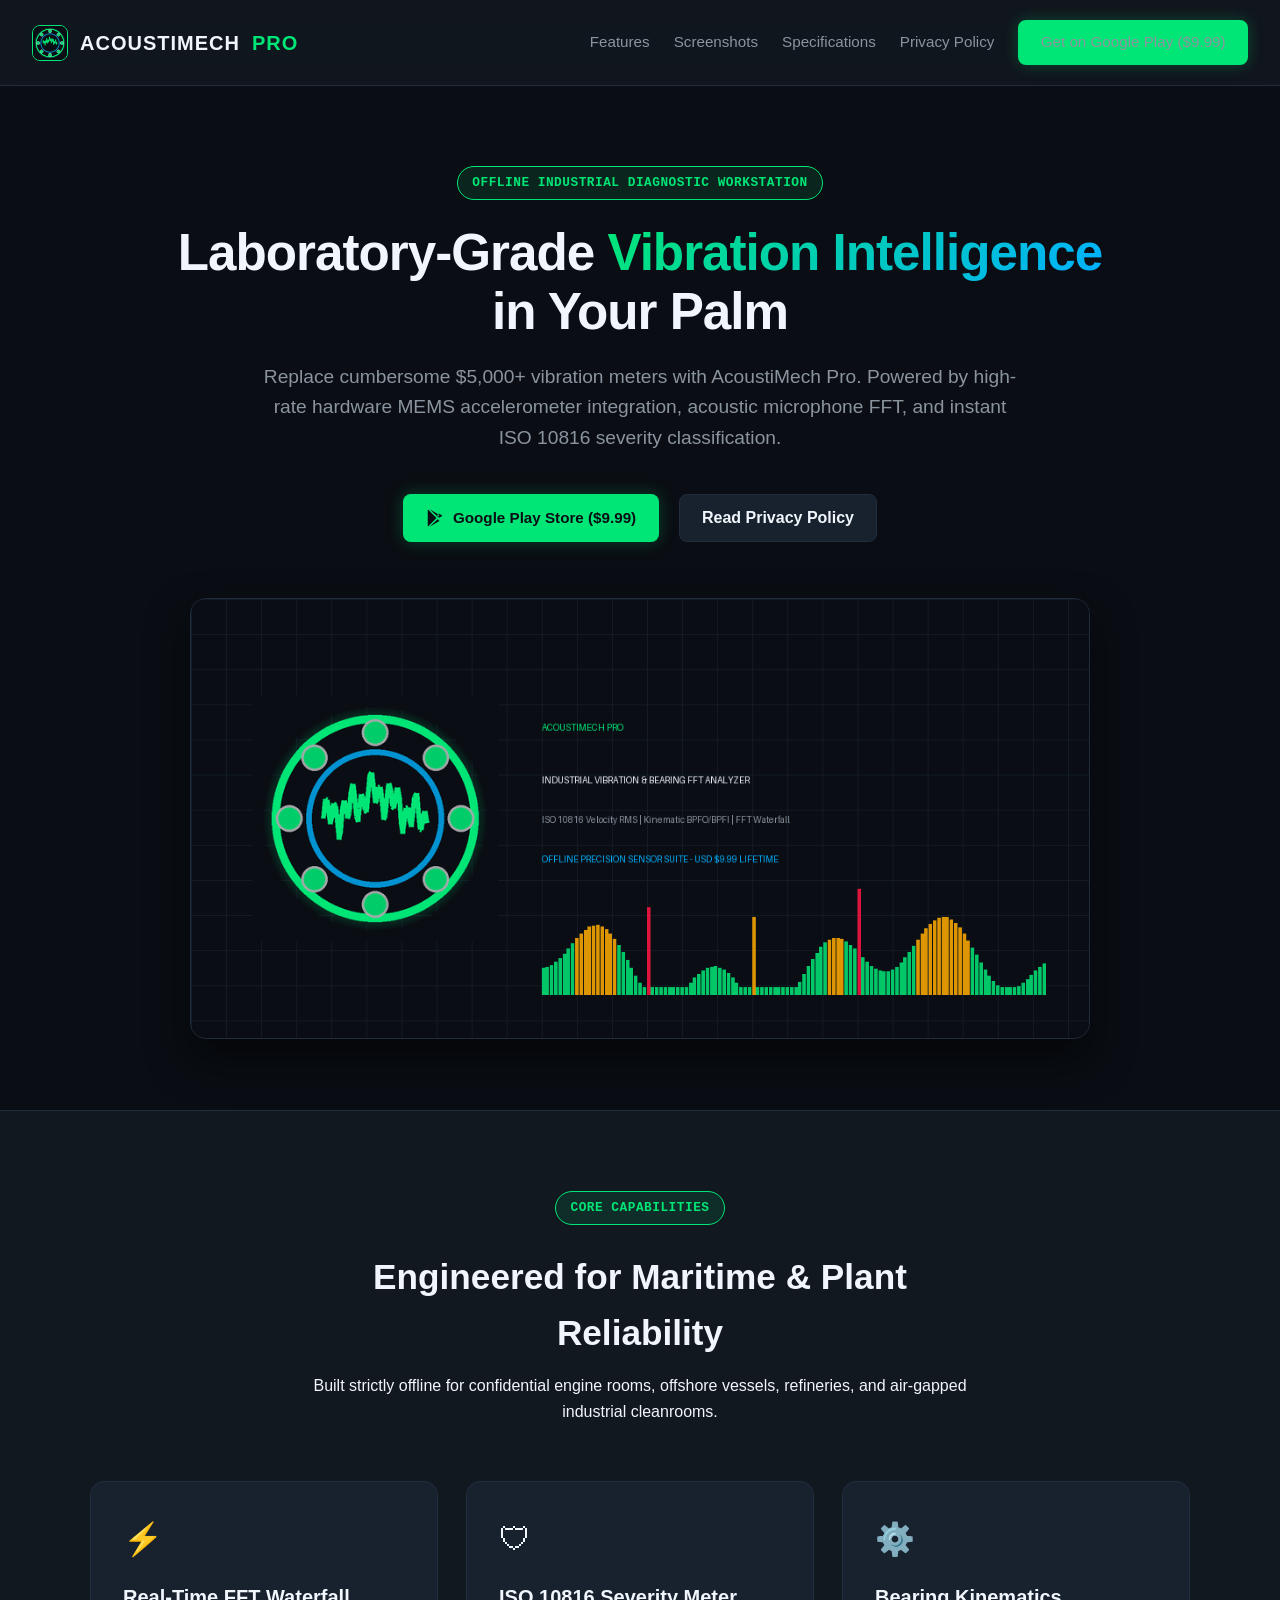
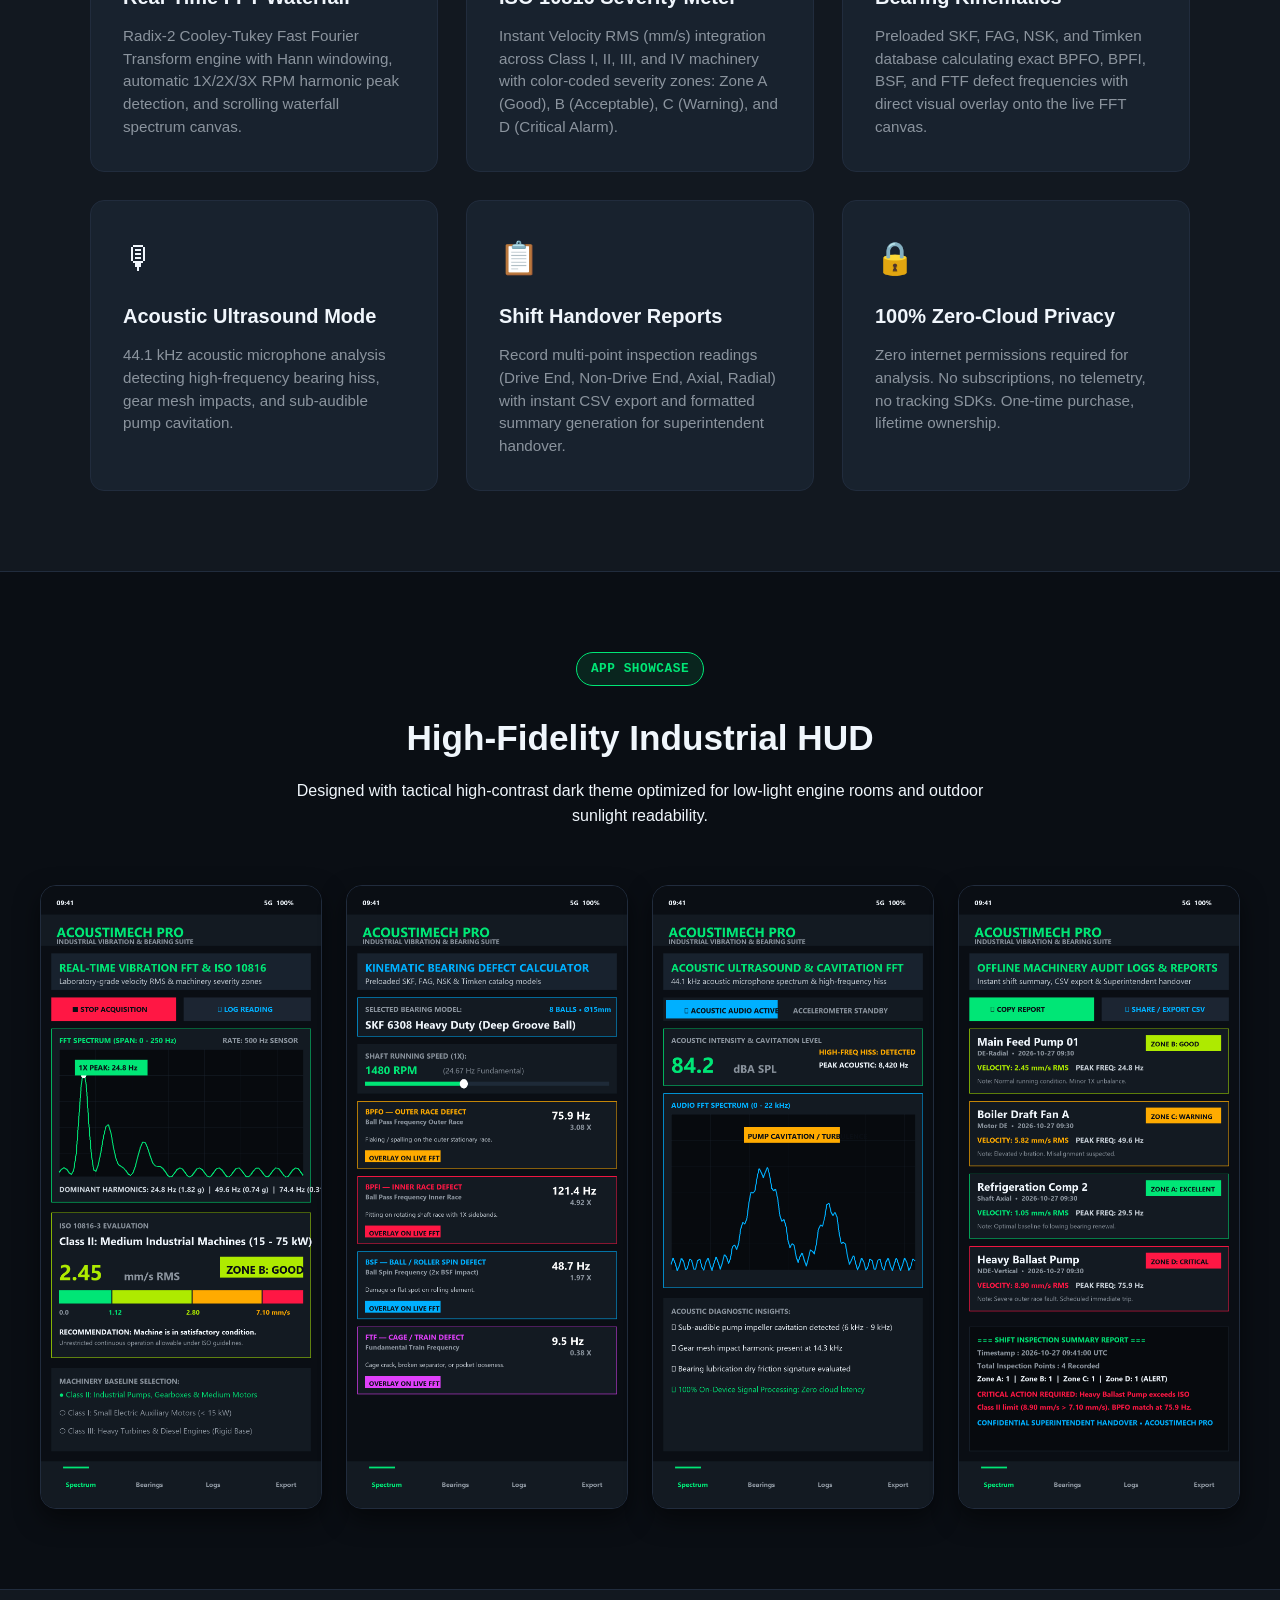
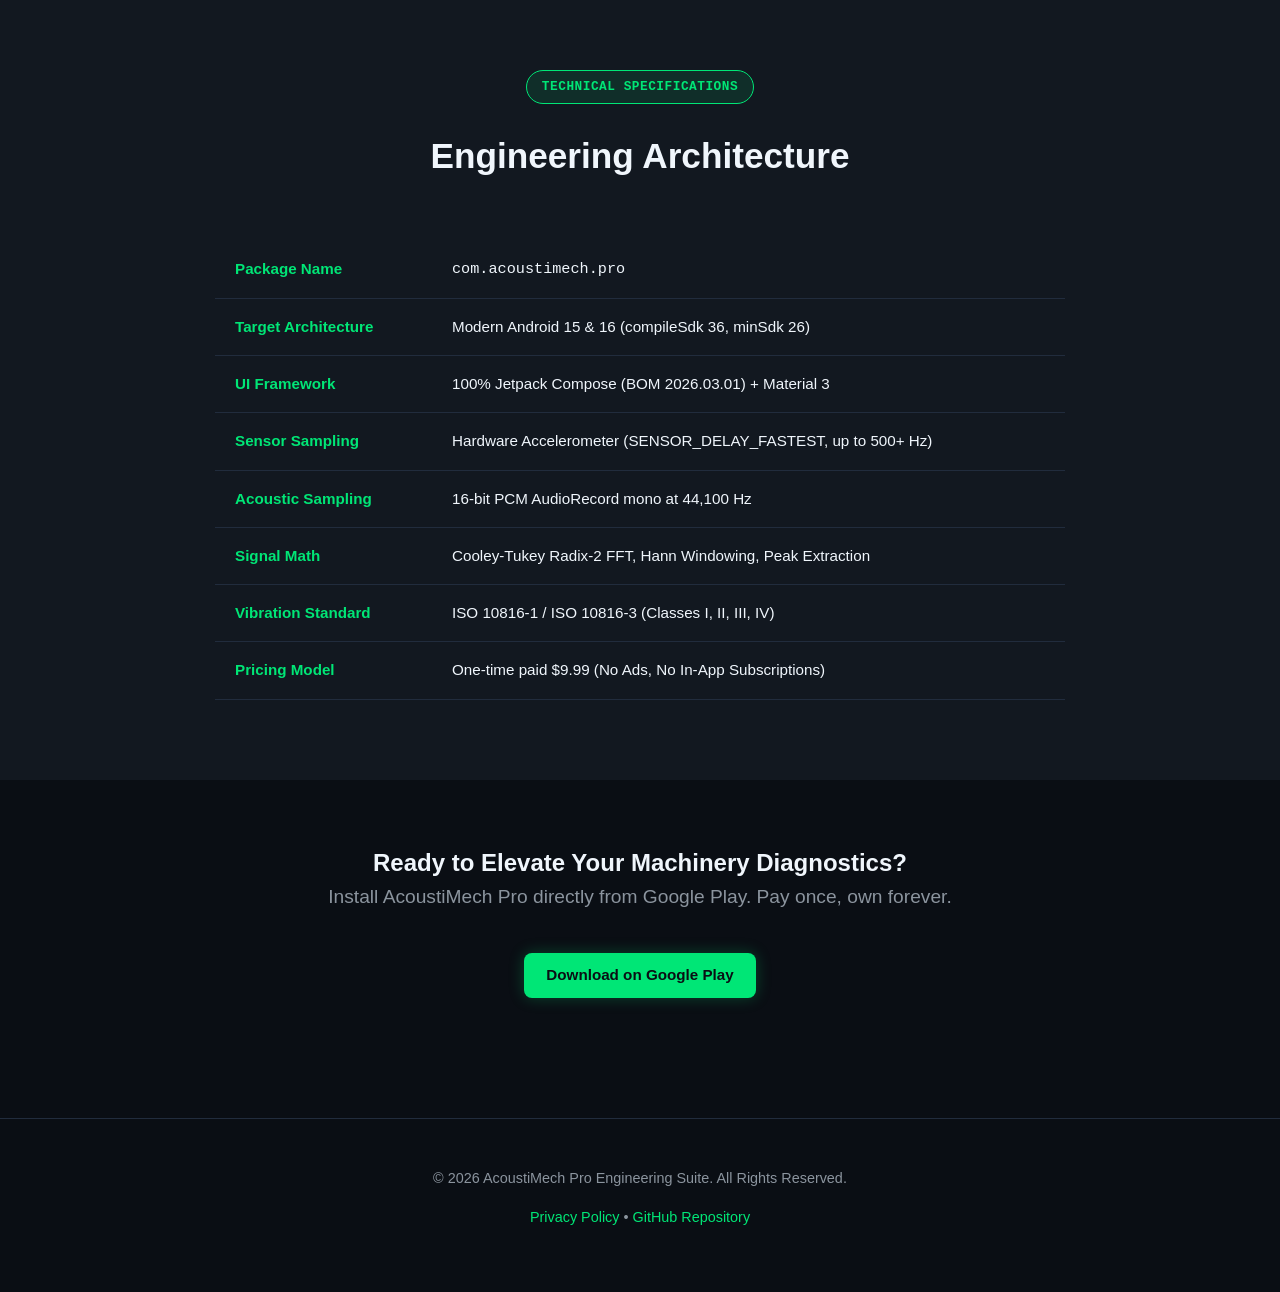
<file: index.html>
<!DOCTYPE html>
<html lang="en">
<head>
  <meta charset="UTF-8">
  <meta name="viewport" content="width=device-width, initial-scale=1.0">
  <title>AcoustiMech Pro — Industrial Vibration & Bearing Diagnostic Suite</title>
  <meta name="description" content="Professional offline vibration analyzer, ISO 10816 severity meter & kinematic bearing defect frequency calculator for Android.">
  <link rel="stylesheet" href="style.css">
  <link rel="icon" type="image/png" href="assets/icon_512.png">
</head>
<body>

  <!-- Navigation -->
  <header class="navbar">
    <a href="#" class="nav-brand">
      <img src="assets/icon_512.png" alt="AcoustiMech Pro Icon">
      ACOUSTIMECH <span>PRO</span>
    </a>
    <nav class="nav-links">
      <a href="#features">Features</a>
      <a href="#screenshots">Screenshots</a>
      <a href="#specs">Specifications</a>
      <a href="privacy.html">Privacy Policy</a>
      <a href="#download" class="btn-primary">Get on Google Play ($9.99)</a>
    </nav>
  </header>

  <!-- Hero Section -->
  <main>
    <section class="hero">
      <div class="badge">OFFLINE INDUSTRIAL DIAGNOSTIC WORKSTATION</div>
      <h1>Laboratory-Grade <span>Vibration Intelligence</span> in Your Palm</h1>
      <p>
        Replace cumbersome $5,000+ vibration meters with AcoustiMech Pro. Powered by high-rate hardware MEMS accelerometer integration, acoustic microphone FFT, and instant ISO 10816 severity classification.
      </p>
      
      <div class="hero-actions">
        <a href="#download" class="btn-primary">
          <svg width="20" height="20" viewBox="0 0 24 24" fill="currentColor"><path d="M3.609 1.814L13.792 12 3.61 22.186c-.193-.11-.31-.322-.31-.56V2.374c0-.238.117-.45.31-.56zM15.207 13.414l2.193 2.193-11.83 6.786 9.637-8.979zm0-2.828L5.57 1.607l11.83 6.786-2.193 2.193zm1.414 1.414l3.535-2.028c.677-.388.677-1.026 0-1.414l-3.535-2.028-2.121 2.121 2.121 2.121v.228z"/></svg>
          Google Play Store ($9.99)
        </a>
        <a href="privacy.html" class="btn-secondary">Read Privacy Policy</a>
      </div>

      <img src="assets/feature_graphic.png" alt="AcoustiMech Pro Feature Graphic" class="hero-banner">
    </section>

    <!-- Key Features -->
    <section id="features" class="features-section">
      <div class="section-header">
        <div class="badge">CORE CAPABILITIES</div>
        <h2>Engineered for Maritime & Plant Reliability</h2>
        <p>Built strictly offline for confidential engine rooms, offshore vessels, refineries, and air-gapped industrial cleanrooms.</p>
      </div>

      <div class="grid">
        <div class="card">
          <div class="card-icon">⚡</div>
          <h3>Real-Time FFT Waterfall</h3>
          <p>Radix-2 Cooley-Tukey Fast Fourier Transform engine with Hann windowing, automatic 1X/2X/3X RPM harmonic peak detection, and scrolling waterfall spectrum canvas.</p>
        </div>

        <div class="card">
          <div class="card-icon">🛡</div>
          <h3>ISO 10816 Severity Meter</h3>
          <p>Instant Velocity RMS (mm/s) integration across Class I, II, III, and IV machinery with color-coded severity zones: Zone A (Good), B (Acceptable), C (Warning), and D (Critical Alarm).</p>
        </div>

        <div class="card">
          <div class="card-icon">⚙️</div>
          <h3>Bearing Kinematics</h3>
          <p>Preloaded SKF, FAG, NSK, and Timken database calculating exact BPFO, BPFI, BSF, and FTF defect frequencies with direct visual overlay onto the live FFT canvas.</p>
        </div>

        <div class="card">
          <div class="card-icon">🎙</div>
          <h3>Acoustic Ultrasound Mode</h3>
          <p>44.1 kHz acoustic microphone analysis detecting high-frequency bearing hiss, gear mesh impacts, and sub-audible pump cavitation.</p>
        </div>

        <div class="card">
          <div class="card-icon">📋</div>
          <h3>Shift Handover Reports</h3>
          <p>Record multi-point inspection readings (Drive End, Non-Drive End, Axial, Radial) with instant CSV export and formatted summary generation for superintendent handover.</p>
        </div>

        <div class="card">
          <div class="card-icon">🔒</div>
          <h3>100% Zero-Cloud Privacy</h3>
          <p>Zero internet permissions required for analysis. No subscriptions, no telemetry, no tracking SDKs. One-time purchase, lifetime ownership.</p>
        </div>
      </div>
    </section>

    <!-- Screenshots Showcase -->
    <section id="screenshots" class="screenshots-section">
      <div class="section-header">
        <div class="badge">APP SHOWCASE</div>
        <h2>High-Fidelity Industrial HUD</h2>
        <p>Designed with tactical high-contrast dark theme optimized for low-light engine rooms and outdoor sunlight readability.</p>
      </div>

      <div class="screenshots-grid">
        <div class="screenshot-item">
          <img src="assets/01_Live_Vibration_FFT.png" alt="Live Vibration FFT Spectrum Screenshot">
        </div>
        <div class="screenshot-item">
          <img src="assets/02_Bearing_Defect_Kinematics.png" alt="Kinematic Bearing Defect Calculator Screenshot">
        </div>
        <div class="screenshot-item">
          <img src="assets/03_Acoustic_Ultrasound_Mode.png" alt="Acoustic Ultrasound Mode Screenshot">
        </div>
        <div class="screenshot-item">
          <img src="assets/04_Machinery_Audit_Report.png" alt="Machinery Audit Report Screenshot">
        </div>
      </div>
    </section>

    <!-- Technical Specifications -->
    <section id="specs" class="specs-section">
      <div class="section-header">
        <div class="badge">TECHNICAL SPECIFICATIONS</div>
        <h2>Engineering Architecture</h2>
      </div>

      <table class="specs-table">
        <tbody>
          <tr>
            <td>Package Name</td>
            <td><code>com.acoustimech.pro</code></td>
          </tr>
          <tr>
            <td>Target Architecture</td>
            <td>Modern Android 15 & 16 (compileSdk 36, minSdk 26)</td>
          </tr>
          <tr>
            <td>UI Framework</td>
            <td>100% Jetpack Compose (BOM 2026.03.01) + Material 3</td>
          </tr>
          <tr>
            <td>Sensor Sampling</td>
            <td>Hardware Accelerometer (SENSOR_DELAY_FASTEST, up to 500+ Hz)</td>
          </tr>
          <tr>
            <td>Acoustic Sampling</td>
            <td>16-bit PCM AudioRecord mono at 44,100 Hz</td>
          </tr>
          <tr>
            <td>Signal Math</td>
            <td>Cooley-Tukey Radix-2 FFT, Hann Windowing, Peak Extraction</td>
          </tr>
          <tr>
            <td>Vibration Standard</td>
            <td>ISO 10816-1 / ISO 10816-3 (Classes I, II, III, IV)</td>
          </tr>
          <tr>
            <td>Pricing Model</td>
            <td>One-time paid $9.99 (No Ads, No In-App Subscriptions)</td>
          </tr>
        </tbody>
      </table>
    </section>

    <!-- Download Call to Action -->
    <section id="download" class="hero" style="padding: 4rem 2rem;">
      <h2>Ready to Elevate Your Machinery Diagnostics?</h2>
      <p>Install AcoustiMech Pro directly from Google Play. Pay once, own forever.</p>
      <div class="hero-actions">
        <a href="https://play.google.com/store/apps/details?id=com.acoustimech.pro" class="btn-primary" target="_blank" rel="noopener">
          Download on Google Play
        </a>
      </div>
    </section>
  </main>

  <!-- Footer -->
  <footer>
    <p>&copy; 2026 AcoustiMech Pro Engineering Suite. All Rights Reserved.</p>
    <p>
      <a href="privacy.html">Privacy Policy</a> • 
      <a href="https://github.com" target="_blank" rel="noopener">GitHub Repository</a>
    </p>
  </footer>

</body>
</html>
</file>
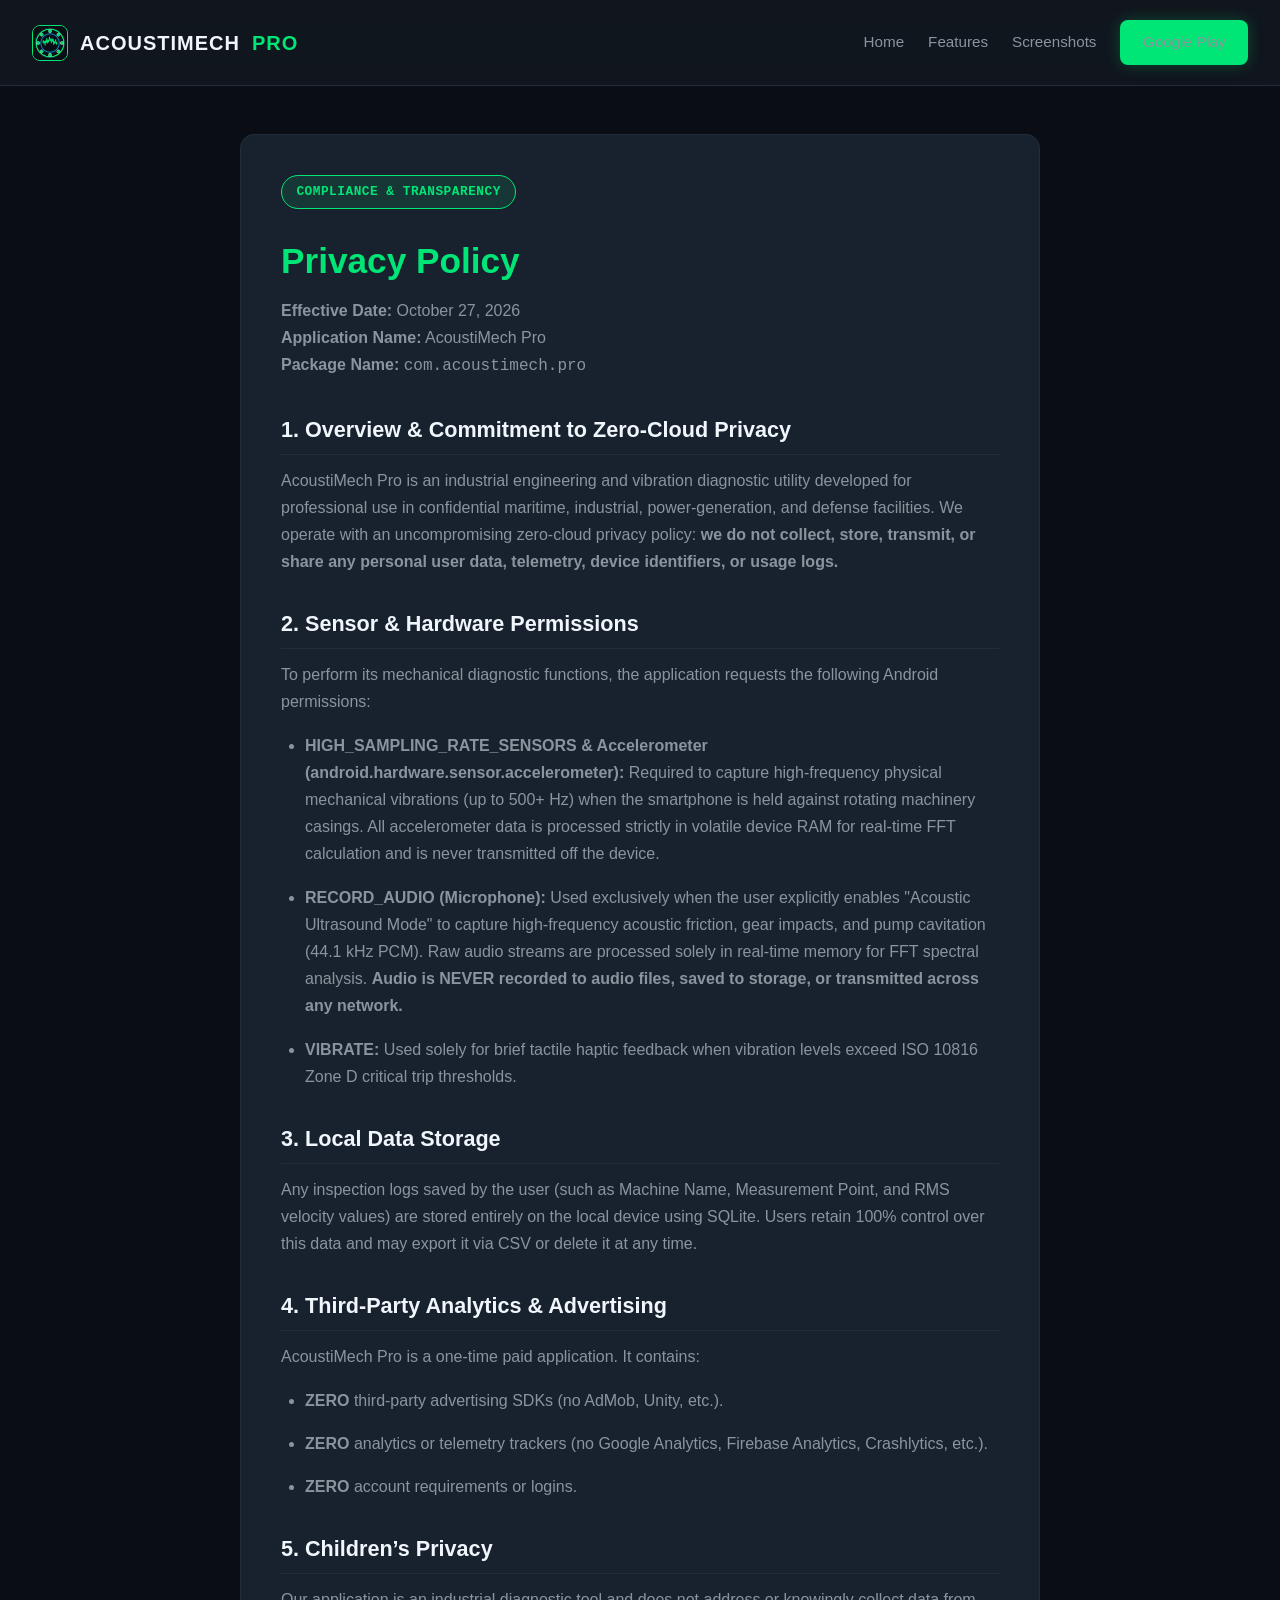
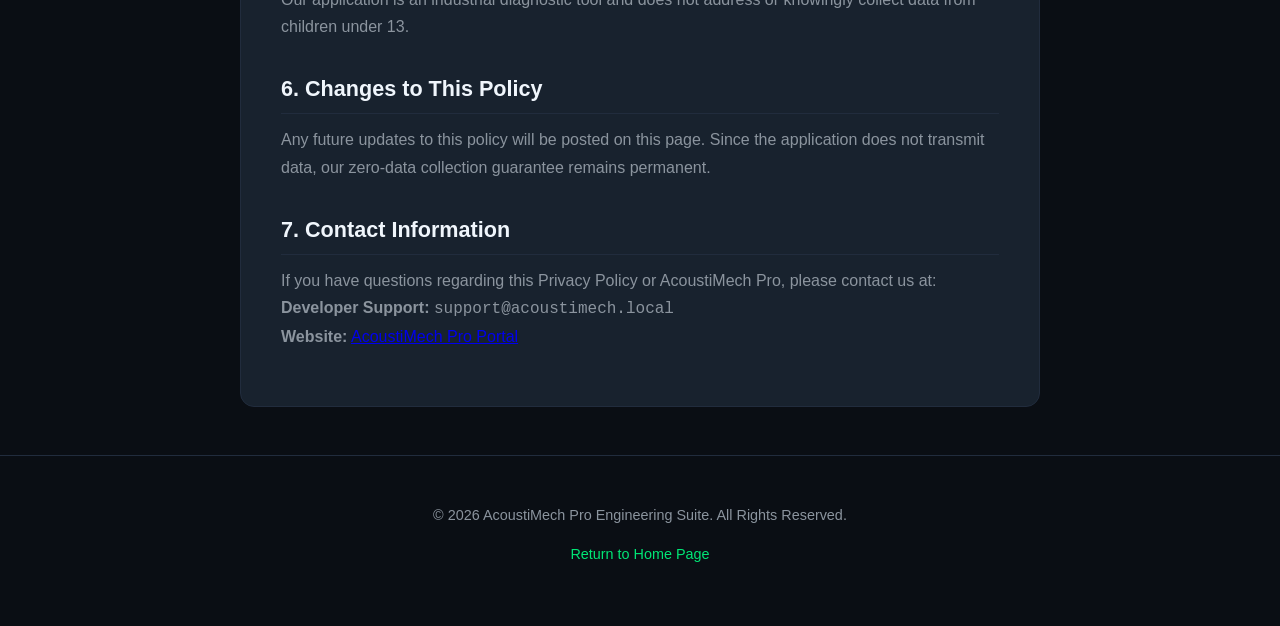
<file: privacy.html>
<!DOCTYPE html>
<html lang="en">
<head>
  <meta charset="UTF-8">
  <meta name="viewport" content="width=device-width, initial-scale=1.0">
  <title>Privacy Policy - AcoustiMech Pro</title>
  <meta name="description" content="Official Privacy Policy for AcoustiMech Pro Android application.">
  <link rel="stylesheet" href="style.css">
  <link rel="icon" type="image/png" href="assets/icon_512.png">
  <style>
    .privacy-content {
      max-width: 800px;
      margin: 3rem auto;
      padding: 2.5rem;
      background: var(--surface-card);
      border: 1px solid var(--border-color);
      border-radius: 14px;
    }
    .privacy-content h1 {
      font-size: 2.2rem;
      color: var(--primary);
      margin-bottom: 0.5rem;
    }
    .privacy-content h2 {
      font-size: 1.35rem;
      margin-top: 2rem;
      margin-bottom: 0.75rem;
      border-bottom: 1px solid var(--border-color);
      padding-bottom: 0.4rem;
      color: var(--text-main);
    }
    .privacy-content p, .privacy-content li {
      color: var(--text-muted);
      font-size: 1rem;
      line-height: 1.7;
      margin-bottom: 1rem;
    }
    .privacy-content ul {
      padding-left: 1.5rem;
      margin-bottom: 1.5rem;
    }
  </style>
</head>
<body>

  <!-- Navigation -->
  <header class="navbar">
    <a href="index.html" class="nav-brand">
      <img src="assets/icon_512.png" alt="AcoustiMech Pro Icon">
      ACOUSTIMECH <span>PRO</span>
    </a>
    <nav class="nav-links">
      <a href="index.html">Home</a>
      <a href="index.html#features">Features</a>
      <a href="index.html#screenshots">Screenshots</a>
      <a href="index.html#download" class="btn-primary">Google Play</a>
    </nav>
  </header>

  <main class="privacy-content">
    <div class="badge">COMPLIANCE & TRANSPARENCY</div>
    <h1>Privacy Policy</h1>
    <p><strong>Effective Date:</strong> October 27, 2026<br>
    <strong>Application Name:</strong> AcoustiMech Pro<br>
    <strong>Package Name:</strong> <code>com.acoustimech.pro</code></p>

    <h2>1. Overview & Commitment to Zero-Cloud Privacy</h2>
    <p>
      AcoustiMech Pro is an industrial engineering and vibration diagnostic utility developed for professional use in confidential maritime, industrial, power-generation, and defense facilities. We operate with an uncompromising zero-cloud privacy policy: <strong>we do not collect, store, transmit, or share any personal user data, telemetry, device identifiers, or usage logs.</strong>
    </p>

    <h2>2. Sensor & Hardware Permissions</h2>
    <p>To perform its mechanical diagnostic functions, the application requests the following Android permissions:</p>
    <ul>
      <li>
        <strong>HIGH_SAMPLING_RATE_SENSORS & Accelerometer (android.hardware.sensor.accelerometer):</strong>
        Required to capture high-frequency physical mechanical vibrations (up to 500+ Hz) when the smartphone is held against rotating machinery casings. All accelerometer data is processed strictly in volatile device RAM for real-time FFT calculation and is never transmitted off the device.
      </li>
      <li>
        <strong>RECORD_AUDIO (Microphone):</strong>
        Used exclusively when the user explicitly enables "Acoustic Ultrasound Mode" to capture high-frequency acoustic friction, gear impacts, and pump cavitation (44.1 kHz PCM). Raw audio streams are processed solely in real-time memory for FFT spectral analysis. <strong>Audio is NEVER recorded to audio files, saved to storage, or transmitted across any network.</strong>
      </li>
      <li>
        <strong>VIBRATE:</strong>
        Used solely for brief tactile haptic feedback when vibration levels exceed ISO 10816 Zone D critical trip thresholds.
      </li>
    </ul>

    <h2>3. Local Data Storage</h2>
    <p>
      Any inspection logs saved by the user (such as Machine Name, Measurement Point, and RMS velocity values) are stored entirely on the local device using SQLite. Users retain 100% control over this data and may export it via CSV or delete it at any time.
    </p>

    <h2>4. Third-Party Analytics & Advertising</h2>
    <p>
      AcoustiMech Pro is a one-time paid application. It contains:
    </p>
    <ul>
      <li><strong>ZERO</strong> third-party advertising SDKs (no AdMob, Unity, etc.).</li>
      <li><strong>ZERO</strong> analytics or telemetry trackers (no Google Analytics, Firebase Analytics, Crashlytics, etc.).</li>
      <li><strong>ZERO</strong> account requirements or logins.</li>
    </ul>

    <h2>5. Children’s Privacy</h2>
    <p>
      Our application is an industrial diagnostic tool and does not address or knowingly collect data from children under 13.
    </p>

    <h2>6. Changes to This Policy</h2>
    <p>
      Any future updates to this policy will be posted on this page. Since the application does not transmit data, our zero-data collection guarantee remains permanent.
    </p>

    <h2>7. Contact Information</h2>
    <p>
      If you have questions regarding this Privacy Policy or AcoustiMech Pro, please contact us at:
      <br>
      <strong>Developer Support:</strong> <code>support@acoustimech.local</code>
      <br>
      <strong>Website:</strong> <a href="index.html">AcoustiMech Pro Portal</a>
    </p>
  </main>

  <!-- Footer -->
  <footer>
    <p>&copy; 2026 AcoustiMech Pro Engineering Suite. All Rights Reserved.</p>
    <p><a href="index.html">Return to Home Page</a></p>
  </footer>

</body>
</html>
</file>
<file: style.css>
:root {
  --bg-color: #0A0E14;
  --surface-color: #121820;
  --surface-card: #18222E;
  --primary: #00E676;
  --primary-glow: rgba(0, 230, 118, 0.25);
  --secondary: #00B0FF;
  --warning: #FFAB00;
  --danger: #FF1744;
  --text-main: #F0F6FC;
  --text-muted: #8B949E;
  --border-color: #212C3D;
  --font-mono: 'SF Mono', Consolas, 'Liberation Mono', Menlo, Courier, monospace;
}

* {
  margin: 0;
  padding: 0;
  box-sizing: border-box;
}

body {
  font-family: -apple-system, BlinkMacSystemFont, 'Segoe UI', Roboto, Helvetica, Arial, sans-serif;
  background-color: var(--bg-color);
  color: var(--text-main);
  line-height: 1.6;
  overflow-x: hidden;
}

/* Nav Bar */
.navbar {
  display: flex;
  justify-content: space-between;
  align-items: center;
  padding: 1.25rem 2rem;
  background: rgba(18, 24, 32, 0.85);
  backdrop-filter: blur(12px);
  border-bottom: 1px solid var(--border-color);
  position: sticky;
  top: 0;
  z-index: 100;
}

.nav-brand {
  display: flex;
  align-items: center;
  gap: 12px;
  font-weight: 800;
  font-size: 1.25rem;
  letter-spacing: 1px;
  color: var(--text-main);
  text-decoration: none;
}

.nav-brand img {
  width: 36px;
  height: 36px;
  border-radius: 8px;
  border: 1px solid var(--primary);
}

.nav-brand span {
  color: var(--primary);
}

.nav-links {
  display: flex;
  gap: 1.5rem;
  align-items: center;
}

.nav-links a {
  color: var(--text-muted);
  text-decoration: none;
  font-size: 0.95rem;
  font-weight: 500;
  transition: color 0.2s;
}

.nav-links a:hover {
  color: var(--primary);
}

.btn-primary {
  background: var(--primary);
  color: #0A0E14;
  padding: 0.65rem 1.4rem;
  border-radius: 8px;
  font-weight: 700;
  font-size: 0.95rem;
  text-decoration: none;
  display: inline-flex;
  align-items: center;
  gap: 8px;
  transition: all 0.2s ease;
  box-shadow: 0 0 15px var(--primary-glow);
}

.btn-primary:hover {
  transform: translateY(-2px);
  box-shadow: 0 0 25px var(--primary-glow);
  color: #0A0E14;
}

/* Hero Section */
.hero {
  padding: 5rem 2rem 4rem;
  text-align: center;
  max-width: 1000px;
  margin: 0 auto;
}

.badge {
  display: inline-block;
  padding: 0.35rem 0.9rem;
  background: rgba(0, 230, 118, 0.1);
  border: 1px solid var(--primary);
  color: var(--primary);
  font-family: var(--font-mono);
  font-size: 0.8rem;
  font-weight: 700;
  border-radius: 20px;
  margin-bottom: 1.5rem;
  letter-spacing: 0.5px;
}

.hero h1 {
  font-size: 3.2rem;
  font-weight: 900;
  line-height: 1.15;
  margin-bottom: 1.25rem;
  letter-spacing: -1px;
}

.hero h1 span {
  background: linear-gradient(135deg, #00E676 0%, #00B0FF 100%);
  -webkit-background-clip: text;
  -webkit-text-fill-color: transparent;
}

.hero p {
  font-size: 1.2rem;
  color: var(--text-muted);
  max-width: 760px;
  margin: 0 auto 2.5rem;
}

.hero-actions {
  display: flex;
  justify-content: center;
  gap: 1.25rem;
  margin-bottom: 3.5rem;
}

.btn-secondary {
  background: var(--surface-card);
  color: var(--text-main);
  border: 1px solid var(--border-color);
  padding: 0.65rem 1.4rem;
  border-radius: 8px;
  font-weight: 600;
  text-decoration: none;
  display: inline-flex;
  align-items: center;
  gap: 8px;
  transition: border-color 0.2s;
}

.btn-secondary:hover {
  border-color: var(--secondary);
}

.hero-banner {
  width: 100%;
  max-width: 900px;
  border-radius: 16px;
  border: 1px solid var(--border-color);
  box-shadow: 0 20px 40px rgba(0,0,0,0.6);
  margin: 0 auto;
}

/* Features Grid */
.features-section {
  padding: 5rem 2rem;
  background: var(--surface-color);
  border-top: 1px solid var(--border-color);
  border-bottom: 1px solid var(--border-color);
}

.section-header {
  text-align: center;
  max-width: 700px;
  margin: 0 auto 3.5rem;
}

.section-header h2 {
  font-size: 2.2rem;
  font-weight: 800;
  margin-bottom: 0.75rem;
}

.grid {
  display: grid;
  grid-template-columns: repeat(auto-fit, minmax(280px, 1fr));
  gap: 1.75rem;
  max-width: 1100px;
  margin: 0 auto;
}

.card {
  background: var(--surface-card);
  border: 1px solid var(--border-color);
  border-radius: 14px;
  padding: 2rem;
  transition: transform 0.2s, border-color 0.2s;
}

.card:hover {
  transform: translateY(-4px);
  border-color: var(--primary);
}

.card-icon {
  font-size: 2rem;
  margin-bottom: 1rem;
  display: inline-block;
}

.card h3 {
  font-size: 1.25rem;
  font-weight: 700;
  margin-bottom: 0.75rem;
  color: var(--text-main);
}

.card p {
  color: var(--text-muted);
  font-size: 0.95rem;
  line-height: 1.5;
}

/* Screenshots Showcase */
.screenshots-section {
  padding: 5rem 2rem;
  text-align: center;
}

.screenshots-grid {
  display: grid;
  grid-template-columns: repeat(auto-fit, minmax(240px, 1fr));
  gap: 1.5rem;
  max-width: 1200px;
  margin: 2.5rem auto 0;
}

.screenshot-item {
  border-radius: 16px;
  overflow: hidden;
  border: 1px solid var(--border-color);
  box-shadow: 0 10px 25px rgba(0,0,0,0.5);
  transition: transform 0.25s ease, border-color 0.25s;
}

.screenshot-item:hover {
  transform: scale(1.02);
  border-color: var(--primary);
}

.screenshot-item img {
  width: 100%;
  display: block;
}

/* Specifications Table */
.specs-section {
  padding: 5rem 2rem;
  background: var(--surface-color);
  border-top: 1px solid var(--border-color);
}

.specs-table {
  max-width: 850px;
  margin: 0 auto;
  width: 100%;
  border-collapse: collapse;
  font-size: 0.95rem;
}

.specs-table th, .specs-table td {
  padding: 1rem 1.25rem;
  text-align: left;
  border-bottom: 1px solid var(--border-color);
}

.specs-table th {
  color: var(--text-muted);
  font-family: var(--font-mono);
  font-size: 0.85rem;
  text-transform: uppercase;
}

.specs-table td:first-child {
  font-weight: 600;
  color: var(--primary);
}

/* Footer */
footer {
  padding: 3rem 2rem;
  text-align: center;
  border-top: 1px solid var(--border-color);
  background: var(--bg-color);
}

footer p {
  color: var(--text-muted);
  font-size: 0.9rem;
  margin-bottom: 1rem;
}

footer a {
  color: var(--primary);
  text-decoration: none;
}

/* Responsive */
@media (max-width: 768px) {
  .hero h1 { font-size: 2.2rem; }
  .navbar { flex-direction: column; gap: 1rem; }
  .hero-actions { flex-direction: column; }
}
</file>
